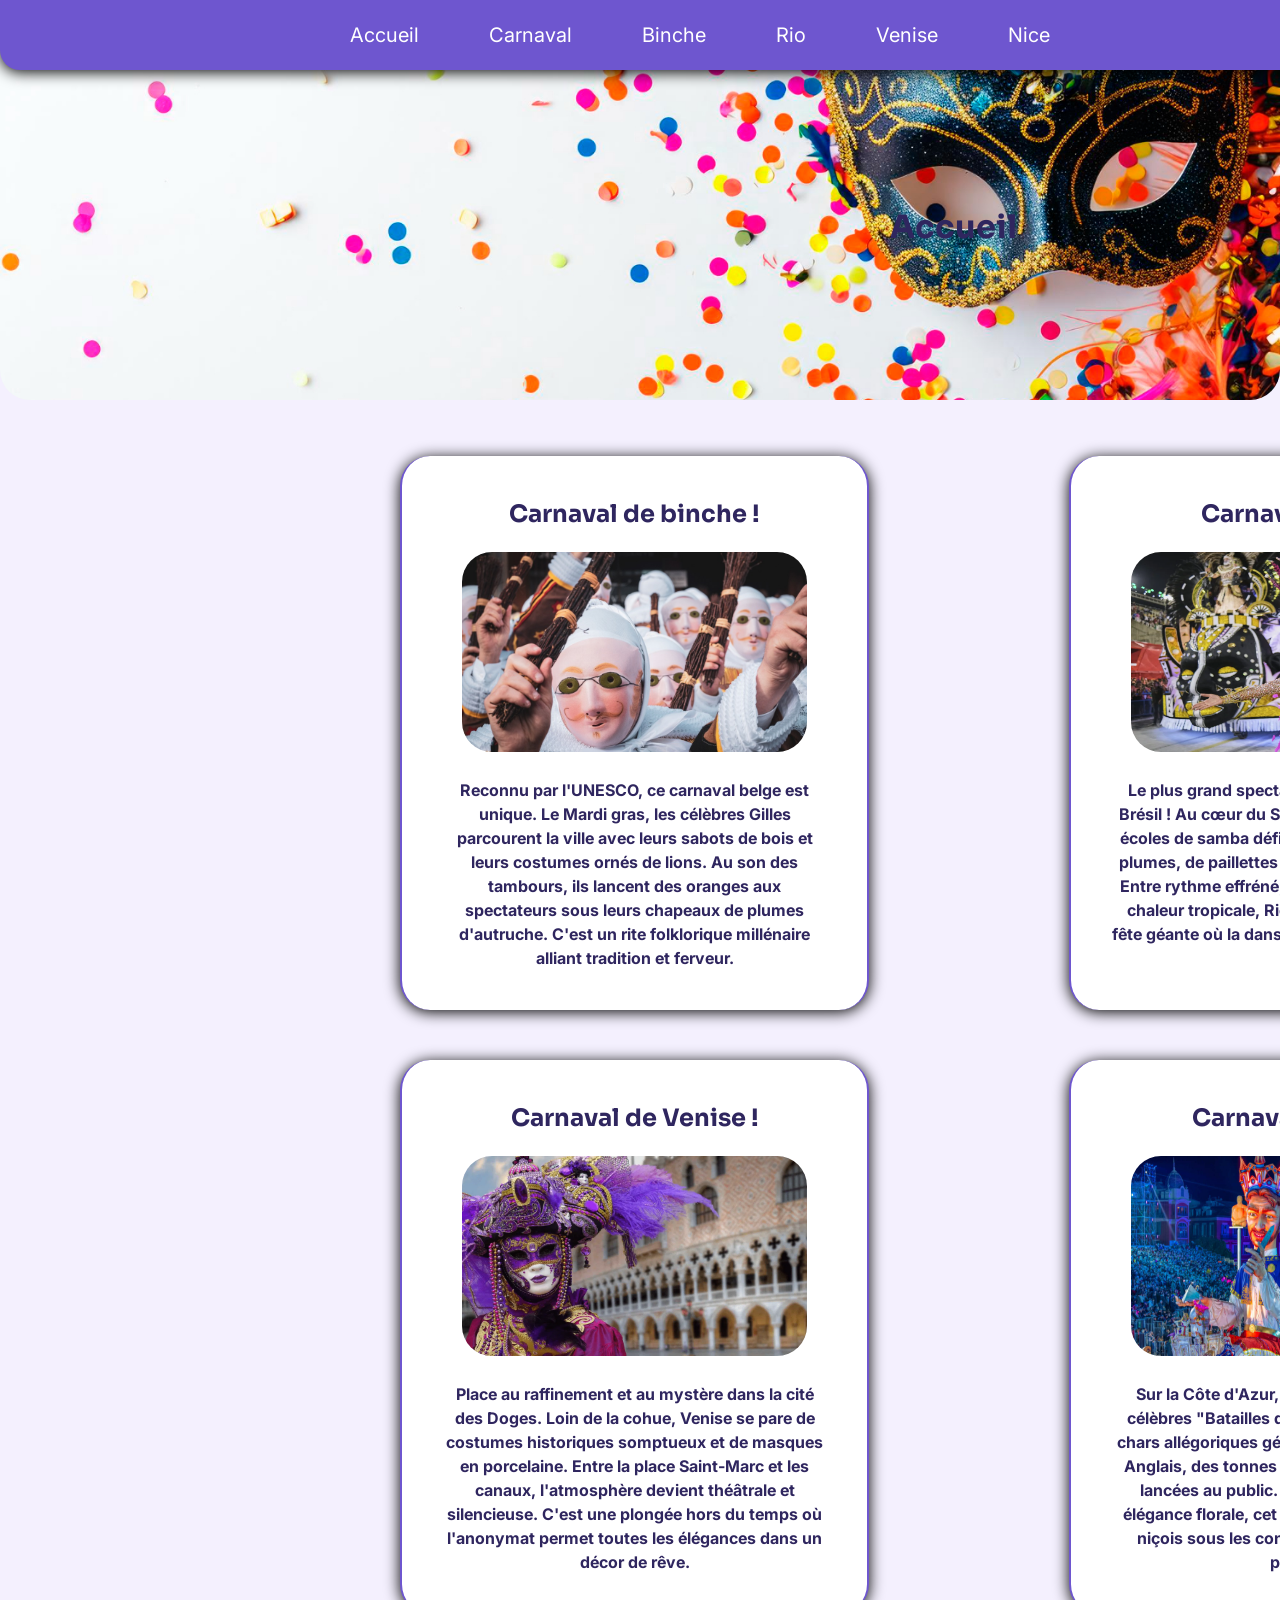
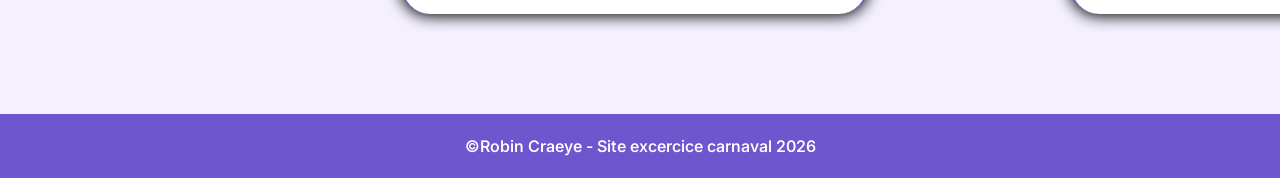
<file: index.html>
<!doctype html>
<html lang="fr">
  <head>
    <meta charset="UTF-8" />
    <meta name="viewport" content="width=device-width, initial-scale=1.0" />
    <link rel="stylesheet" href="css/style.css" />
    <link rel="preconnect" href="https://fonts.googleapis.com" />
    <link rel="preconnect" href="https://fonts.gstatic.com" crossorigin />
    <link
      href="https://fonts.googleapis.com/css2?family=Inter:ital,opsz,wght@0,14..32,100..900;1,14..32,100..900&family=Sora:wght@100..800&display=swap"
      rel="stylesheet"
    />
    <title>Document</title>
  </head>
  <body>
    <!-- NAV -->
    <div class="navbar">
      <nav>
        <ul>
          <li><a href="index.html">Accueil</a></li>
          <li><a href="carnaval.html">Carnaval</a></li>
          <li><a href="binche.html">Binche</a></li>
          <li><a href="rio.html">Rio</a></li>
          <li><a href="venise.html">Venise</a></li>
          <li><a href="nice.html">Nice</a></li>
        </ul>
      </nav>
    </div>
    <!-- HERO -->
    <div class="hero">
      <img src="medias/hero-carnaval.jpg" alt="Carnaval hero" />
      <h1>Accueil</h1>
    </div>
    <!-- BOUTON ACCUEIL -->
    <div class="container">
      <div class="btn-duo">
        <div class="btn-a">
          <a href="binche.html">
            <h2>Carnaval de binche !</h2>
            <img src="medias/binche-acc.jpg" alt="Binche Gilles" />
          </a>
          <p>
            Reconnu par l'UNESCO, ce carnaval belge est unique. Le Mardi gras,
            les célèbres Gilles parcourent la ville avec leurs sabots de bois et
            leurs costumes ornés de lions. Au son des tambours, ils lancent des
            oranges aux spectateurs sous leurs chapeaux de plumes d'autruche.
            C'est un rite folklorique millénaire alliant tradition et ferveur.
          </p>
        </div>
        <div class="btn-b">
          <a href="rio.html">
            <h2>Carnaval de Rio !</h2>
            <img src="medias/rio-accueil.jpg" alt="Carnaval Rio" />
          </a>
          <p>
            Le plus grand spectacle au monde embrase le Brésil ! Au cœur du
            Sambodrome, les meilleures écoles de samba défilent dans une
            explosion de plumes, de paillettes et de chars monumentaux. Entre
            rythme effréné, costumes éblouissants et chaleur tropicale, Rio
            transforme la rue en une fête géante où la danse devient un
            véritable art de vivre.
          </p>
        </div>
      </div>
      <div class="btn-duo">
        <div class="btn-a">
          <a href="venise.html">
            <h2>Carnaval de Venise !</h2>
            <img src="medias/venise-accueil.jpg" alt="Carnaval Venise" />
          </a>
          <p>
            Place au raffinement et au mystère dans la cité des Doges. Loin de
            la cohue, Venise se pare de costumes historiques somptueux et de
            masques en porcelaine. Entre la place Saint-Marc et les canaux,
            l'atmosphère devient théâtrale et silencieuse. C'est une plongée
            hors du temps où l'anonymat permet toutes les élégances dans un
            décor de rêve.
          </p>
        </div>
        <div class="btn-b">
          <a href="nice.html">
            <h2>Carnaval de Nice !</h2>
            <img src="medias/nice-accueil.jpg" alt="Carnaval Nice" />
          </a>
          <p>
            Sur la Côte d'Azur, ce carnaval brille par ses célèbres "Batailles
            de Fleurs" et ses défilés de chars allégoriques géants. Sur la
            Promenade des Anglais, des tonnes de mimosas et de lys sont lancées
            au public. Alliant satire politique et élégance florale, cet
            événement illumine l'hiver niçois sous les confettis et les lumières
            des parades.
          </p>
        </div>
      </div>
    </div>

    <!-- FOOTER -->

    <footer>&copy;Robin Craeye - Site excercice carnaval 2026</footer>
  </body>
</html>
</file>
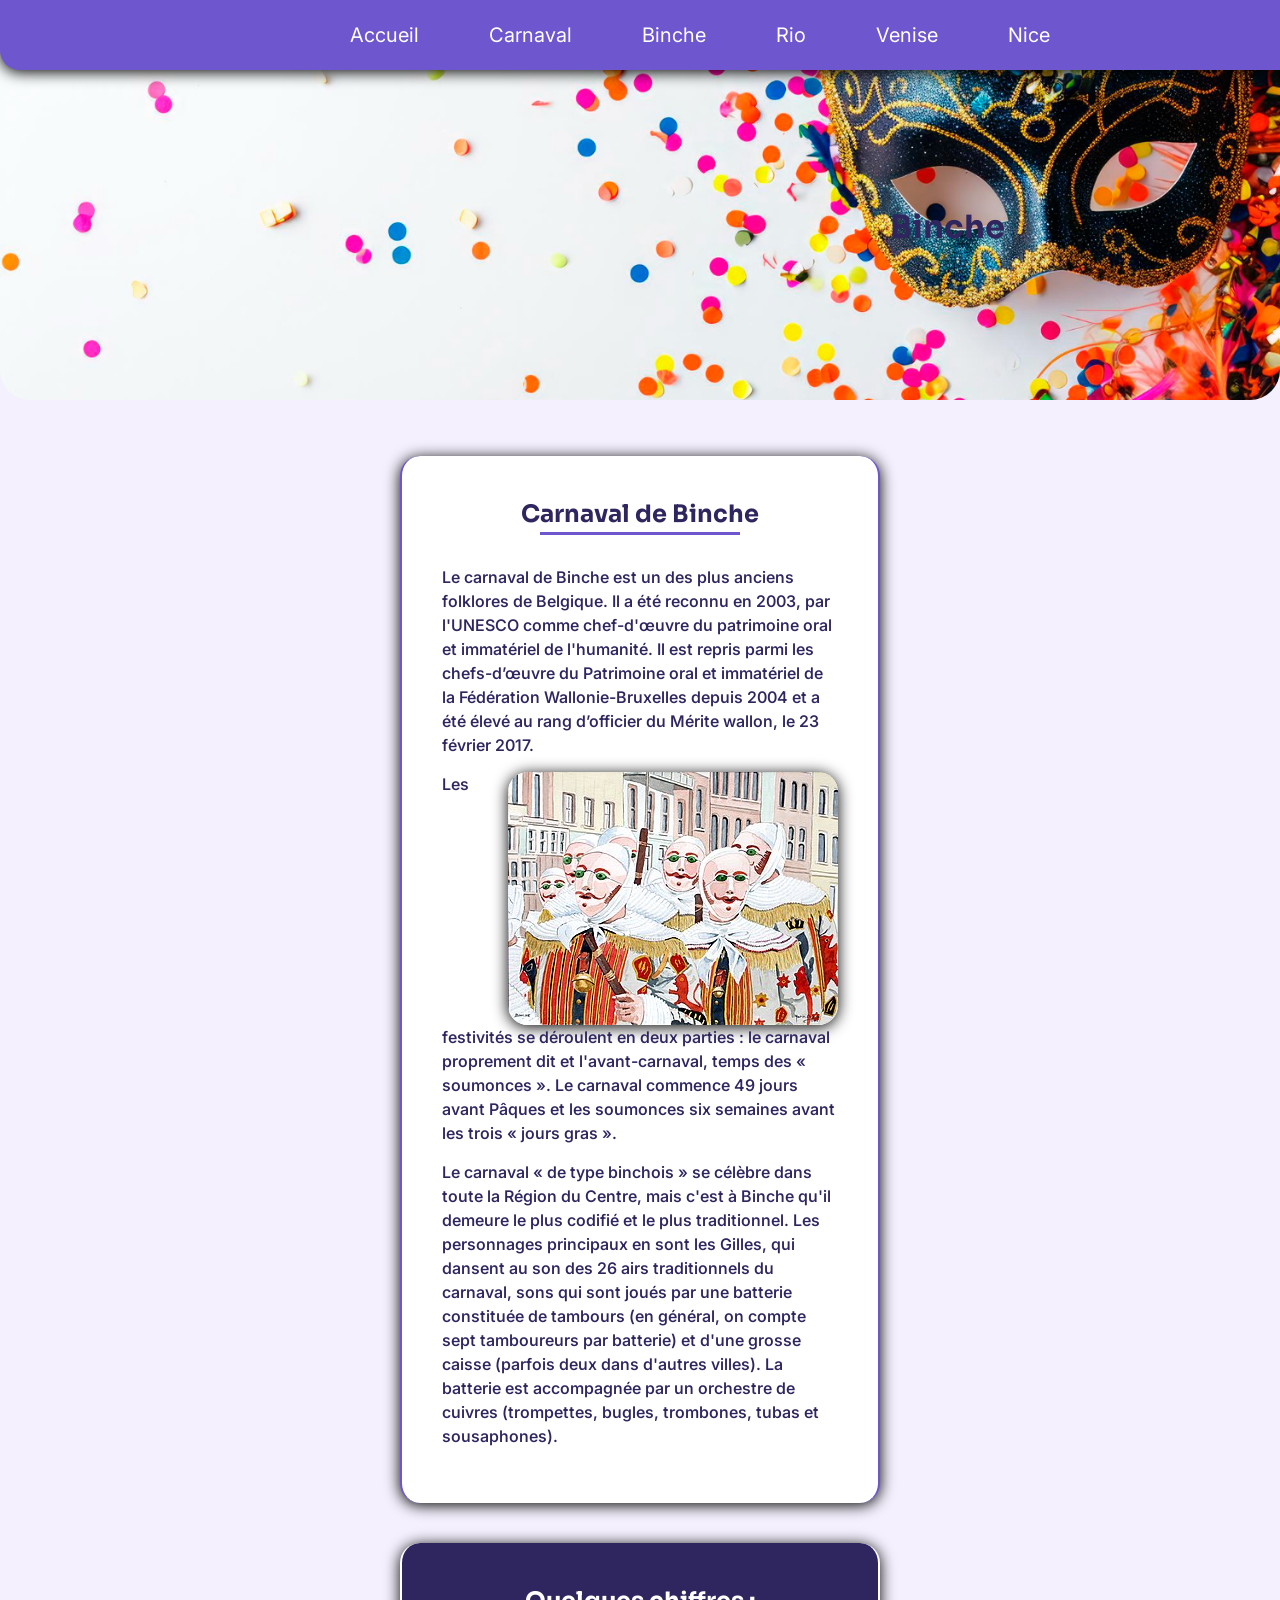
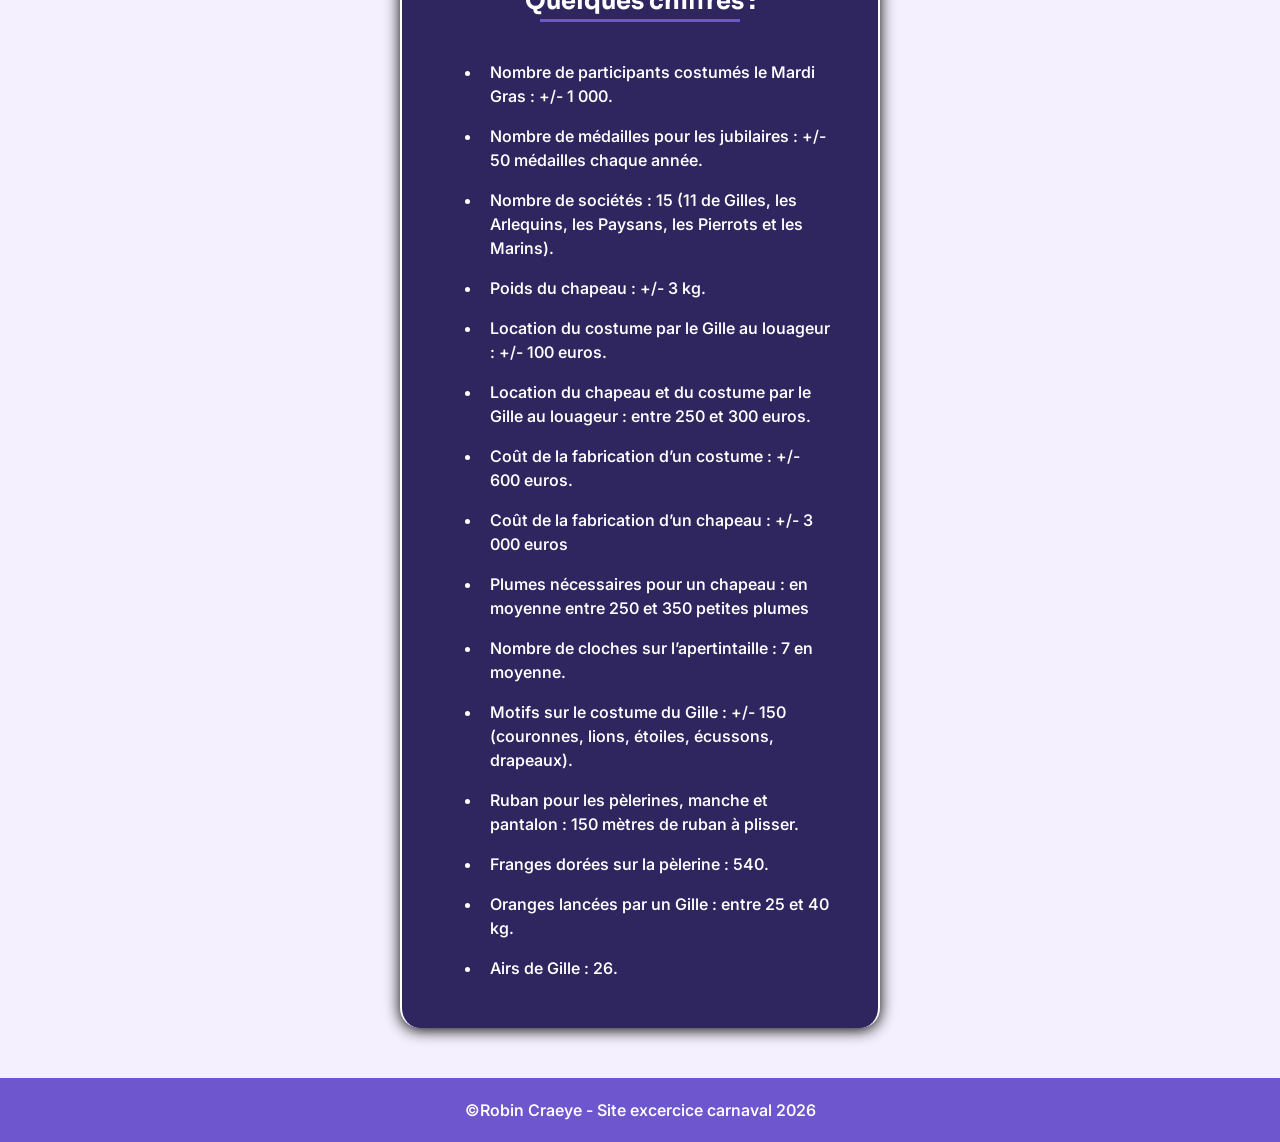
<file: binche.html>
<!doctype html>
<html lang="fr">
  <head>
    <meta charset="UTF-8" />
    <meta name="viewport" content="width=device-width, initial-scale=1.0" />
    <link rel="stylesheet" href="css/style.css" />
    <link rel="preconnect" href="https://fonts.googleapis.com" />
    <link rel="preconnect" href="https://fonts.gstatic.com" crossorigin />
    <link
      href="https://fonts.googleapis.com/css2?family=Inter:ital,opsz,wght@0,14..32,100..900;1,14..32,100..900&family=Sora:wght@100..800&display=swap"
      rel="stylesheet"
    />
    <title>Binche</title>
  </head>
  <body>
    <div class="navbar">
      <nav>
        <ul>
          <li><a href="index.html">Accueil</a></li>
          <li><a href="carnaval.html">Carnaval</a></li>
          <li><a href="binche.html">Binche</a></li>
          <li><a href="rio.html">Rio</a></li>
          <li><a href="venise.html">Venise</a></li>
          <li><a href="nice.html">Nice</a></li>
        </ul>
      </nav>
    </div>
    <!-- HERO -->
    <div class="hero">
      <img src="medias/hero-carnaval.jpg" alt="Carnaval hero" />
      <h1>Binche</h1>
    </div>
    <!-- CONTAINER -->
    <div class="container">
      <div class="content-b">
        <h2>Carnaval de Binche</h2>
        <div class="content-subtitle"></div>
        <p>
          Le carnaval de Binche est un des plus anciens folklores de Belgique.
          Il a été reconnu en 2003, par l'UNESCO comme chef-d'œuvre du
          patrimoine oral et immatériel de l'humanité. Il est repris parmi les
          chefs-d’œuvre du Patrimoine oral et immatériel de la Fédération
          Wallonie-Bruxelles depuis 2004 et a été élevé au rang d’officier du
          Mérite wallon, le 23 février 2017.
        </p>
        <img
          src="medias/gilles_de_binches.jpg"
          alt="Gilles de Binches"
          class="gilles"
        />
        <p>
          Les festivités se déroulent en deux parties : le carnaval proprement
          dit et l'avant-carnaval, temps des « soumonces ». Le carnaval commence
          49 jours avant Pâques et les soumonces six semaines avant les trois «
          jours gras ».
        </p>
        <p>
          Le carnaval « de type binchois » se célèbre dans toute la Région du
          Centre, mais c'est à Binche qu'il demeure le plus codifié et le plus
          traditionnel. Les personnages principaux en sont les Gilles, qui
          dansent au son des 26 airs traditionnels du carnaval, sons qui sont
          joués par une batterie constituée de tambours (en général, on compte
          sept tamboureurs par batterie) et d'une grosse caisse (parfois deux
          dans d'autres villes). La batterie est accompagnée par un orchestre de
          cuivres (trompettes, bugles, trombones, tubas et sousaphones).
        </p>
      </div>
      <div class="content-c">
        <h2>Quelques chiffres :</h2>
        <div class="content-subtitle"></div>
        <ul>
          <li>Nombre de participants costumés le Mardi Gras : +/- 1 000.</li>
          <li>
            Nombre de médailles pour les jubilaires : +/- 50 médailles chaque
            année.
          </li>
          <li>
            Nombre de sociétés : 15 (11 de Gilles, les Arlequins, les Paysans,
            les Pierrots et les Marins).
          </li>
          <li>Poids du chapeau : +/- 3 kg.</li>
          <li>Location du costume par le Gille au louageur : +/- 100 euros.</li>
          <li>
            Location du chapeau et du costume par le Gille au louageur : entre
            250 et 300 euros.
          </li>
          <li>Coût de la fabrication d’un costume : +/- 600 euros.</li>
          <li>Coût de la fabrication d’un chapeau : +/- 3 000 euros</li>
          <li>
            Plumes nécessaires pour un chapeau : en moyenne entre 250 et 350
            petites plumes
          </li>
          <li>Nombre de cloches sur l’apertintaille : 7 en moyenne.</li>
          <li>
            Motifs sur le costume du Gille : +/- 150 (couronnes, lions, étoiles,
            écussons, drapeaux).
          </li>
          <li>
            Ruban pour les pèlerines, manche et pantalon : 150 mètres de ruban à
            plisser.
          </li>
          <li>Franges dorées sur la pèlerine : 540.</li>
          <li>Oranges lancées par un Gille : entre 25 et 40 kg.</li>
          <li>Airs de Gille : 26.</li>
        </ul>
      </div>
    </div>
    <!-- FOOTER -->

    <footer>&copy;Robin Craeye - Site excercice carnaval 2026</footer>
  </body>
</html>
</file>
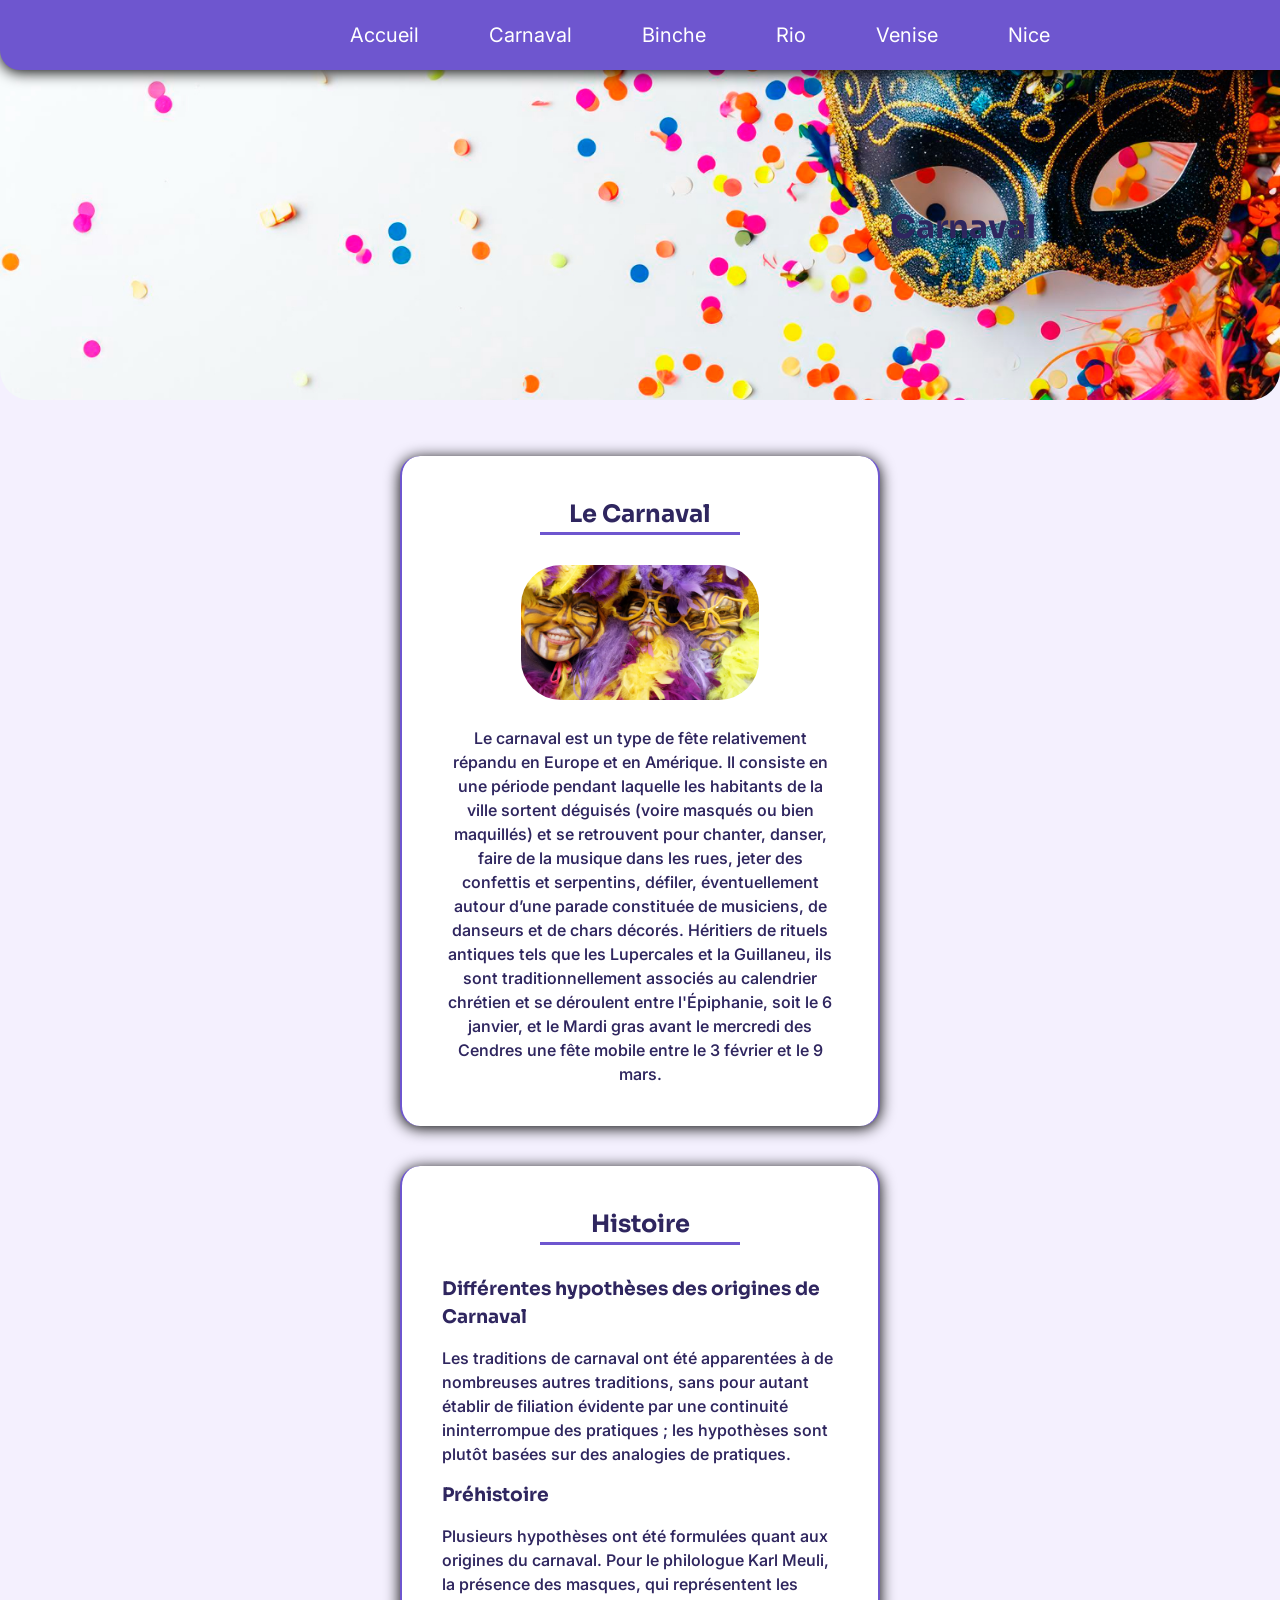
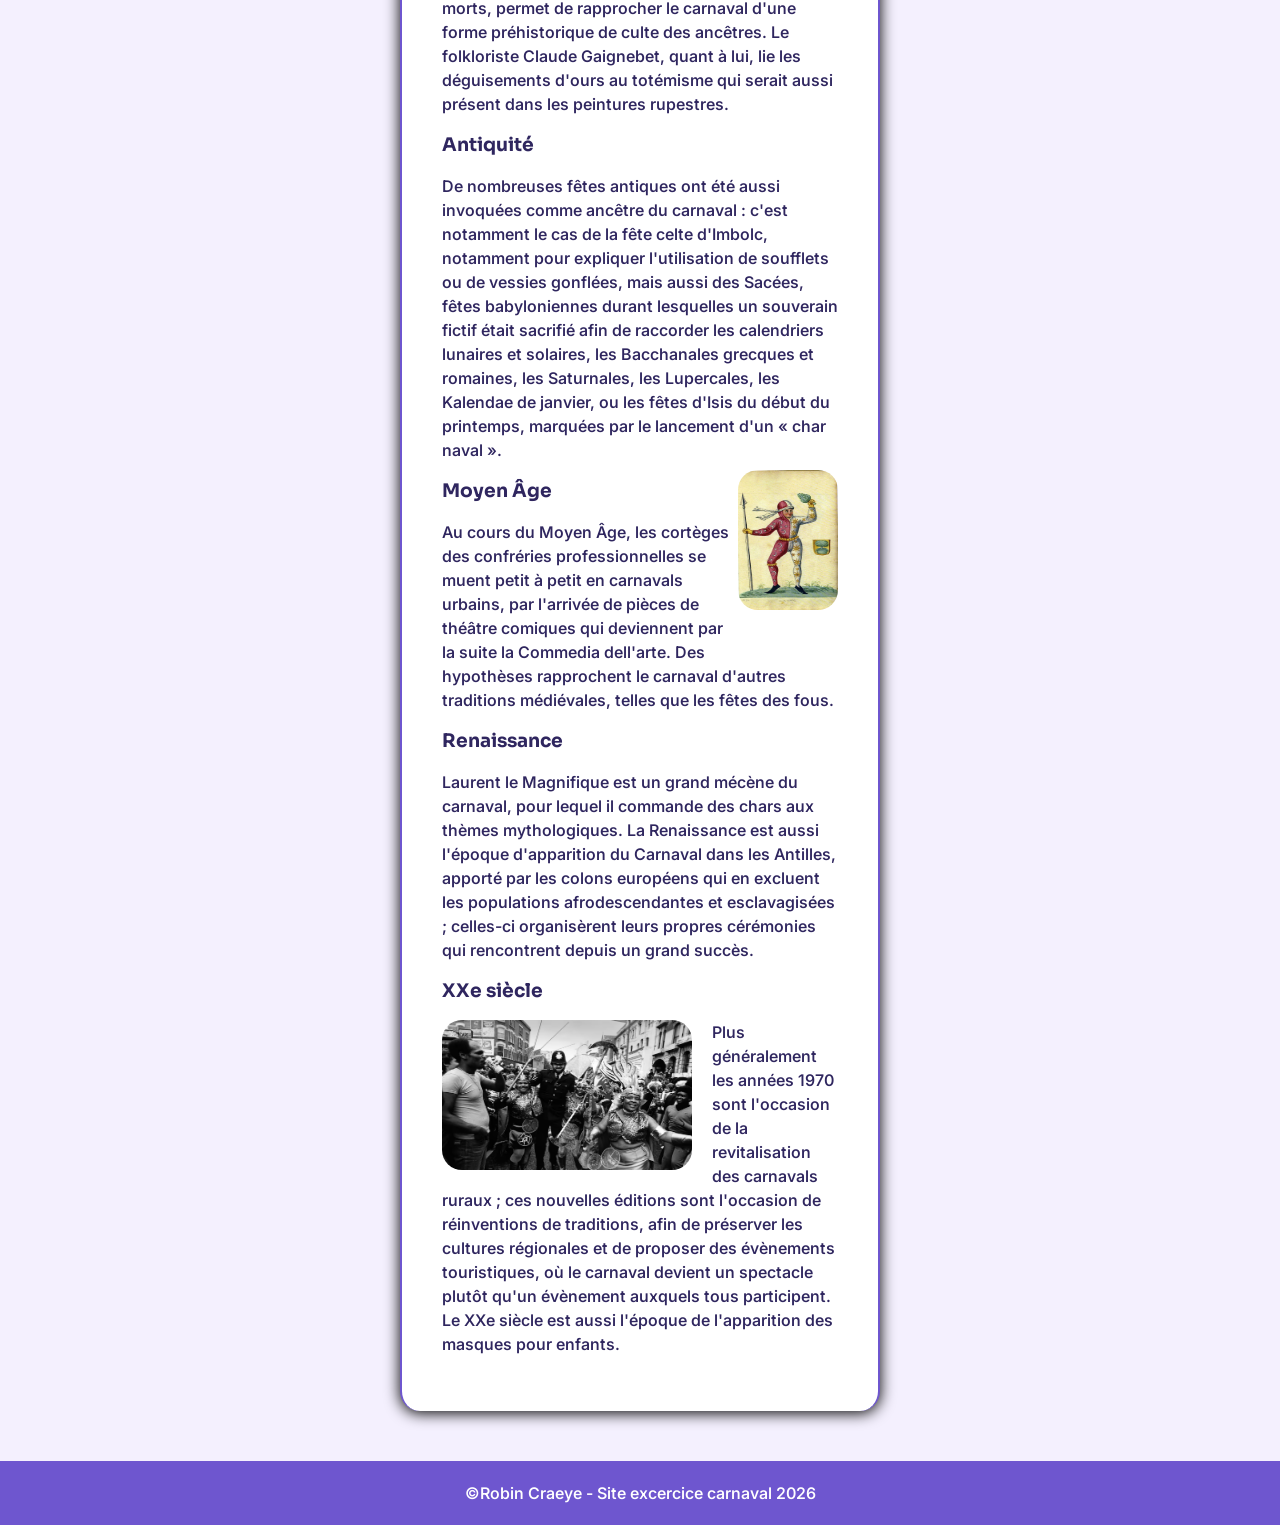
<file: carnaval.html>
<!doctype html>
<html lang="fr">
  <head>
    <meta charset="UTF-8" />
    <meta name="viewport" content="width=device-width, initial-scale=1.0" />
    <link rel="stylesheet" href="css/style.css" />
    <link rel="preconnect" href="https://fonts.googleapis.com" />
    <link rel="preconnect" href="https://fonts.gstatic.com" crossorigin />
    <link
      href="https://fonts.googleapis.com/css2?family=Inter:ital,opsz,wght@0,14..32,100..900;1,14..32,100..900&family=Sora:wght@100..800&display=swap"
      rel="stylesheet"
    />
    <title>Document</title>
  </head>
  <body>
    <div class="navbar">
      <nav>
        <ul>
          <li><a href="index.html">Accueil</a></li>
          <li><a href="carnaval.html">Carnaval</a></li>
          <li><a href="binche.html">Binche</a></li>
          <li><a href="rio.html">Rio</a></li>
          <li><a href="venise.html">Venise</a></li>
          <li><a href="nice.html">Nice</a></li>
        </ul>
      </nav>
    </div>
    <!-- HERO -->
    <div class="hero">
      <img src="medias/hero-carnaval.jpg" alt="Carnaval hero" />
      <h1>Carnaval</h1>
    </div>
    <!-- CONTAINER -->
    <div class="container">
      <div class="content">
        <h2>Le Carnaval</h2>
        <div class="content-subtitle"></div>
        <img src="medias/carnaval-intro.jpg" alt="Carnaval photo" />
        <p>
          Le carnaval est un type de fête relativement répandu en Europe et en
          Amérique. Il consiste en une période pendant laquelle les habitants de
          la ville sortent déguisés (voire masqués ou bien maquillés) et se
          retrouvent pour chanter, danser, faire de la musique dans les rues,
          jeter des confettis et serpentins, défiler, éventuellement autour
          d’une parade constituée de musiciens, de danseurs et de chars décorés.
          Héritiers de rituels antiques tels que les Lupercales et la Guillaneu,
          ils sont traditionnellement associés au calendrier chrétien et se
          déroulent entre l'Épiphanie, soit le 6 janvier, et le Mardi gras avant
          le mercredi des Cendres une fête mobile entre le 3 février et le 9
          mars.
        </p>
      </div>
      <div class="content-b">
        <h2>Histoire</h2>
        <div class="content-subtitle"></div>
        <h3>Différentes hypothèses des origines de Carnaval</h3>
        <p>
          Les traditions de carnaval ont été apparentées à de nombreuses autres
          traditions, sans pour autant établir de filiation évidente par une
          continuité ininterrompue des pratiques ; les hypothèses sont plutôt
          basées sur des analogies de pratiques.
        </p>
        <h3>Préhistoire</h3>
        <p>
          Plusieurs hypothèses ont été formulées quant aux origines du carnaval.
          Pour le philologue Karl Meuli, la présence des masques, qui
          représentent les morts, permet de rapprocher le carnaval d'une forme
          préhistorique de culte des ancêtres. Le folkloriste Claude Gaignebet,
          quant à lui, lie les déguisements d'ours au totémisme qui serait aussi
          présent dans les peintures rupestres.
        </p>
        <h3>Antiquité</h3>
        <p>
          De nombreuses fêtes antiques ont été aussi invoquées comme ancêtre du
          carnaval : c'est notamment le cas de la fête celte d'Imbolc, notamment
          pour expliquer l'utilisation de soufflets ou de vessies gonflées, mais
          aussi des Sacées, fêtes babyloniennes durant lesquelles un souverain
          fictif était sacrifié afin de raccorder les calendriers lunaires et
          solaires, les Bacchanales grecques et romaines, les Saturnales, les
          Lupercales, les Kalendae de janvier, ou les fêtes d'Isis du début du
          printemps, marquées par le lancement d'un « char naval ».
        </p>
        <h3>Moyen Âge</h3>
        <img
          src="medias/Schembartlauf_1472.jpg"
          alt="Schembartlauf"
          class="schem"
        />
        <p>
          Au cours du Moyen Âge, les cortèges des confréries professionnelles se
          muent petit à petit en carnavals urbains, par l'arrivée de pièces de
          théâtre comiques qui deviennent par la suite la Commedia dell'arte.
          Des hypothèses rapprochent le carnaval d'autres traditions médiévales,
          telles que les fêtes des fous.
        </p>
        <h3>Renaissance</h3>
        <p>
          Laurent le Magnifique est un grand mécène du carnaval, pour lequel il
          commande des chars aux thèmes mythologiques. La Renaissance est aussi
          l'époque d'apparition du Carnaval dans les Antilles, apporté par les
          colons européens qui en excluent les populations afrodescendantes et
          esclavagisées ; celles-ci organisèrent leurs propres cérémonies qui
          rencontrent depuis un grand succès.
        </p>
        <h3>XXe siècle</h3>
        <img src="medias/XXe.jpg" alt="20eme siecle" class="XXe" />
        <p>
          Plus généralement les années 1970 sont l'occasion de la revitalisation
          des carnavals ruraux ; ces nouvelles éditions sont l'occasion de
          réinventions de traditions, afin de préserver les cultures régionales
          et de proposer des évènements touristiques, où le carnaval devient un
          spectacle plutôt qu'un évènement auxquels tous participent. Le XXe
          siècle est aussi l'époque de l'apparition des masques pour enfants.
        </p>
      </div>
    </div>
    <!-- FOOTER -->

    <footer>&copy;Robin Craeye - Site excercice carnaval 2026</footer>
  </body>
</html>
</file>
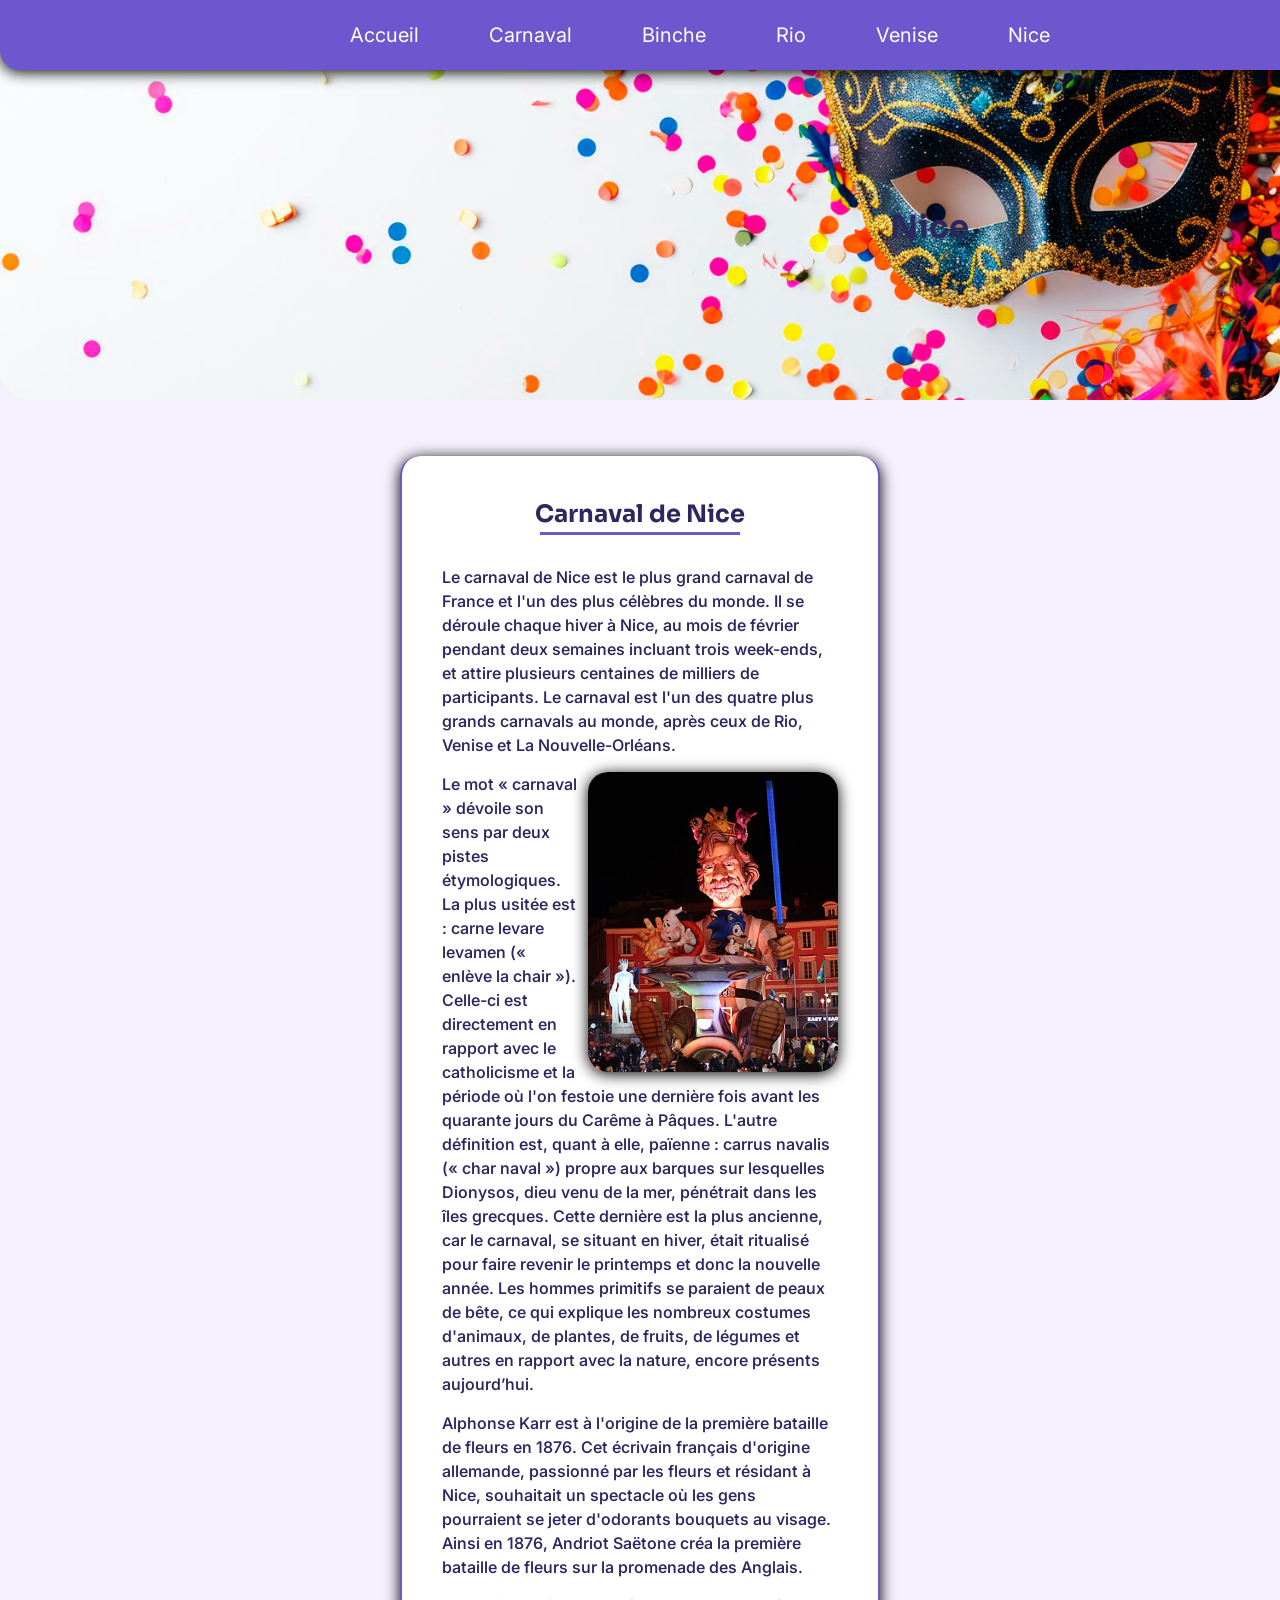
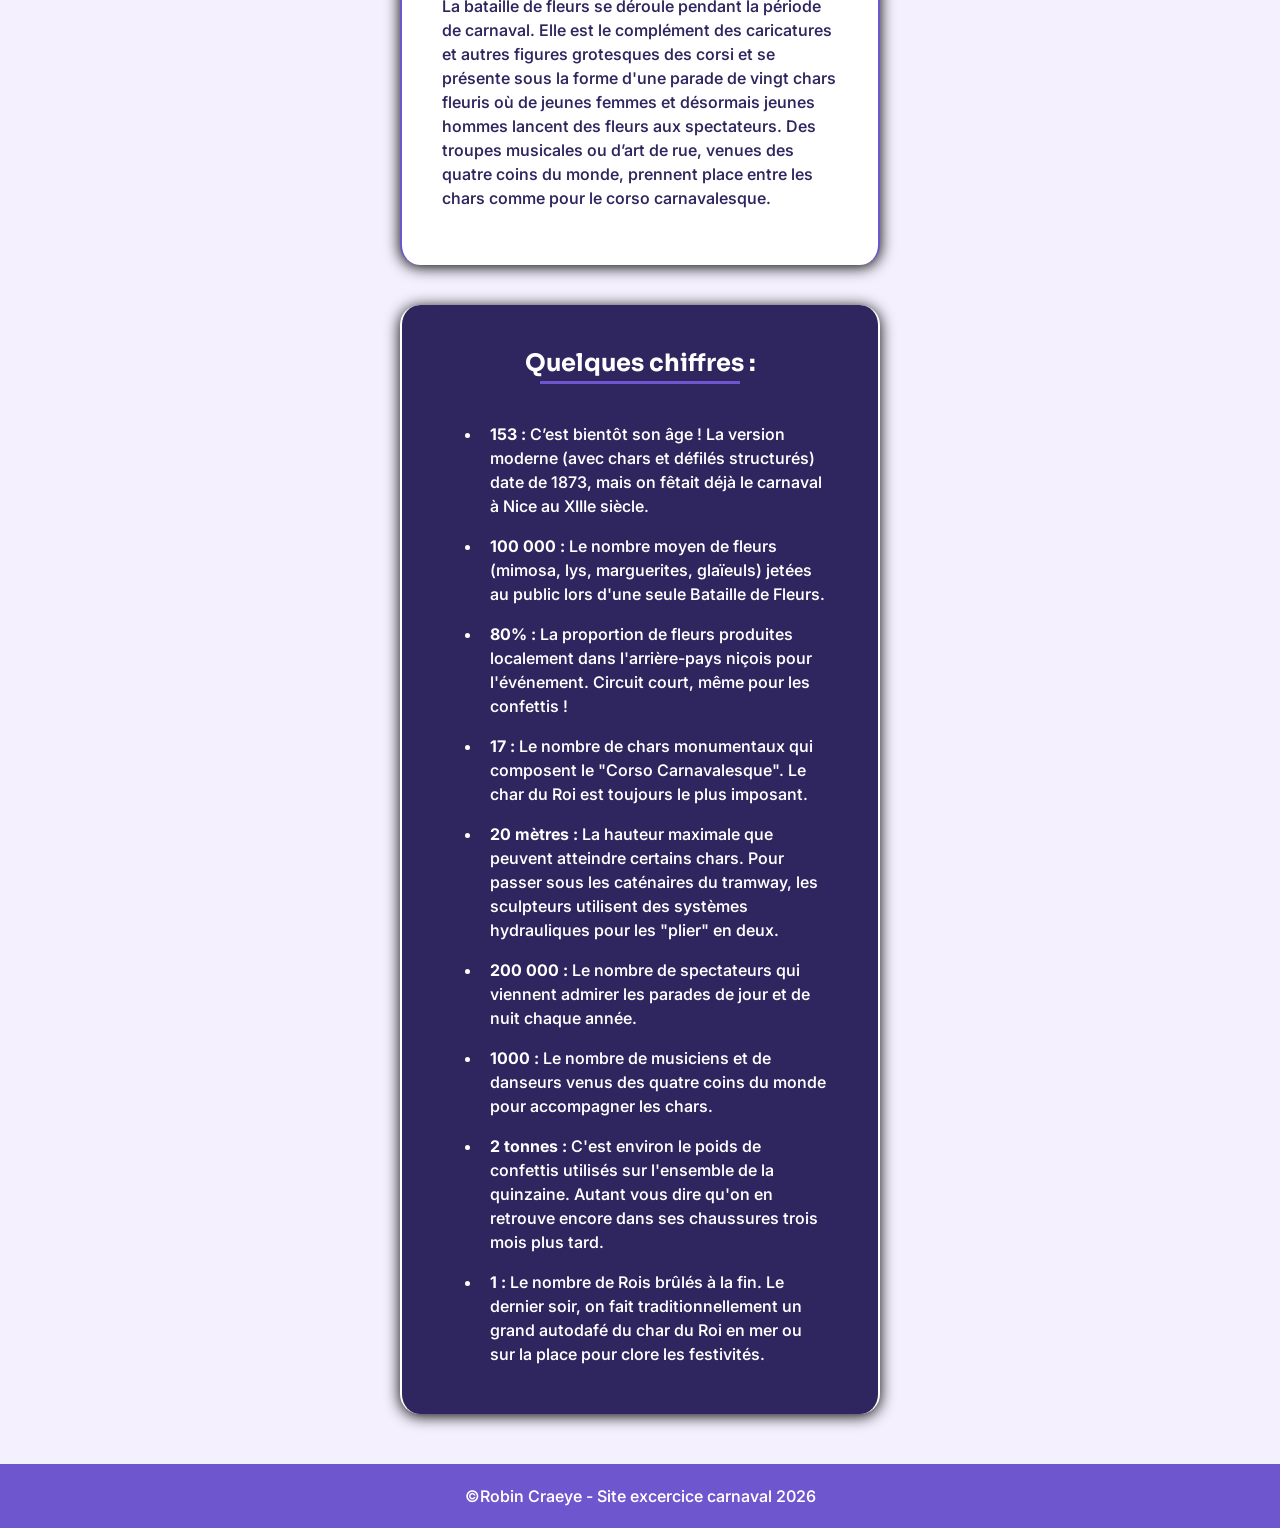
<file: nice.html>
<!doctype html>
<html lang="fr">
  <head>
    <meta charset="UTF-8" />
    <meta name="viewport" content="width=device-width, initial-scale=1.0" />
    <link rel="stylesheet" href="css/style.css" />
    <link rel="preconnect" href="https://fonts.googleapis.com" />
    <link rel="preconnect" href="https://fonts.gstatic.com" crossorigin />
    <link
      href="https://fonts.googleapis.com/css2?family=Inter:ital,opsz,wght@0,14..32,100..900;1,14..32,100..900&family=Sora:wght@100..800&display=swap"
      rel="stylesheet"
    />
    <title>Nice</title>
  </head>
  <body>
    <div class="navbar">
      <nav>
        <ul>
          <li><a href="index.html">Accueil</a></li>
          <li><a href="carnaval.html">Carnaval</a></li>
          <li><a href="binche.html">Binche</a></li>
          <li><a href="rio.html">Rio</a></li>
          <li><a href="venise.html">Venise</a></li>
          <li><a href="nice.html">Nice</a></li>
        </ul>
      </nav>
    </div>
    <!-- HERO -->
    <div class="hero">
      <img src="medias/hero-carnaval.jpg" alt="Carnaval hero" />
      <h1>Nice</h1>
    </div>
    <!-- CONTAINER -->
    <div class="container">
      <div class="content-b">
        <h2>Carnaval de Nice</h2>
        <div class="content-subtitle"></div>
        <p>
          Le carnaval de Nice est le plus grand carnaval de France et l'un des
          plus célèbres du monde. Il se déroule chaque hiver à Nice, au mois de
          février pendant deux semaines incluant trois week-ends, et attire
          plusieurs centaines de milliers de participants. Le carnaval est l'un
          des quatre plus grands carnavals au monde, après ceux de Rio, Venise
          et La Nouvelle-Orléans.
        </p>
        <img
          src="medias/Roi_du_Carnaval_de_Nice_2024.jpg"
          alt="Roi du carnaval Nice 2024"
          class="carnavalking"
        />
        <p>
          Le mot « carnaval » dévoile son sens par deux pistes étymologiques. La
          plus usitée est : carne levare levamen (« enlève la chair »). Celle-ci
          est directement en rapport avec le catholicisme et la période où l'on
          festoie une dernière fois avant les quarante jours du Carême à Pâques.
          L'autre définition est, quant à elle, païenne : carrus navalis (« char
          naval ») propre aux barques sur lesquelles Dionysos, dieu venu de la
          mer, pénétrait dans les îles grecques. Cette dernière est la plus
          ancienne, car le carnaval, se situant en hiver, était ritualisé pour
          faire revenir le printemps et donc la nouvelle année. Les hommes
          primitifs se paraient de peaux de bête, ce qui explique les nombreux
          costumes d'animaux, de plantes, de fruits, de légumes et autres en
          rapport avec la nature, encore présents aujourd’hui.
        </p>
        <p>
          Alphonse Karr est à l'origine de la première bataille de fleurs en
          1876. Cet écrivain français d'origine allemande, passionné par les
          fleurs et résidant à Nice, souhaitait un spectacle où les gens
          pourraient se jeter d'odorants bouquets au visage. Ainsi en 1876,
          Andriot Saëtone créa la première bataille de fleurs sur la promenade
          des Anglais.
        </p>
        <p>
          La bataille de fleurs se déroule pendant la période de carnaval. Elle
          est le complément des caricatures et autres figures grotesques des
          corsi et se présente sous la forme d'une parade de vingt chars fleuris
          où de jeunes femmes et désormais jeunes hommes lancent des fleurs aux
          spectateurs. Des troupes musicales ou d’art de rue, venues des quatre
          coins du monde, prennent place entre les chars comme pour le corso
          carnavalesque.
        </p>
      </div>
      <div class="content-c">
        <h2>Quelques chiffres :</h2>
        <div class="content-subtitle"></div>
        <ul>
          <li>
            <strong>153 :</strong> C’est bientôt son âge ! La version moderne
            (avec chars et défilés structurés) date de 1873, mais on fêtait déjà
            le carnaval à Nice au XIIIe siècle.
          </li>
          <li>
            <strong>100 000 :</strong> Le nombre moyen de fleurs (mimosa, lys,
            marguerites, glaïeuls) jetées au public lors d'une seule Bataille de
            Fleurs.
          </li>
          <li>
            <strong>80% :</strong> La proportion de fleurs produites localement
            dans l'arrière-pays niçois pour l'événement. Circuit court, même
            pour les confettis !
          </li>
          <li>
            <strong>17 :</strong> Le nombre de chars monumentaux qui composent
            le "Corso Carnavalesque". Le char du Roi est toujours le plus
            imposant.
          </li>
          <li>
            <strong>20 mètres : </strong>La hauteur maximale que peuvent
            atteindre certains chars. Pour passer sous les caténaires du
            tramway, les sculpteurs utilisent des systèmes hydrauliques pour les
            "plier" en deux.
          </li>
          <li>
            <strong>200 000 :</strong> Le nombre de spectateurs qui viennent
            admirer les parades de jour et de nuit chaque année.
          </li>
          <li>
            <strong>1000 :</strong> Le nombre de musiciens et de danseurs venus
            des quatre coins du monde pour accompagner les chars.
          </li>
          <li>
            <strong>2 tonnes :</strong> C'est environ le poids de confettis
            utilisés sur l'ensemble de la quinzaine. Autant vous dire qu'on en
            retrouve encore dans ses chaussures trois mois plus tard.
          </li>
          <li>
            <strong>1 :</strong> Le nombre de Rois brûlés à la fin. Le dernier
            soir, on fait traditionnellement un grand autodafé du char du Roi en
            mer ou sur la place pour clore les festivités.
          </li>
        </ul>
      </div>
    </div>
    <!-- FOOTER -->

    <footer>&copy;Robin Craeye - Site excercice carnaval 2026</footer>
  </body>
</html>
</file>
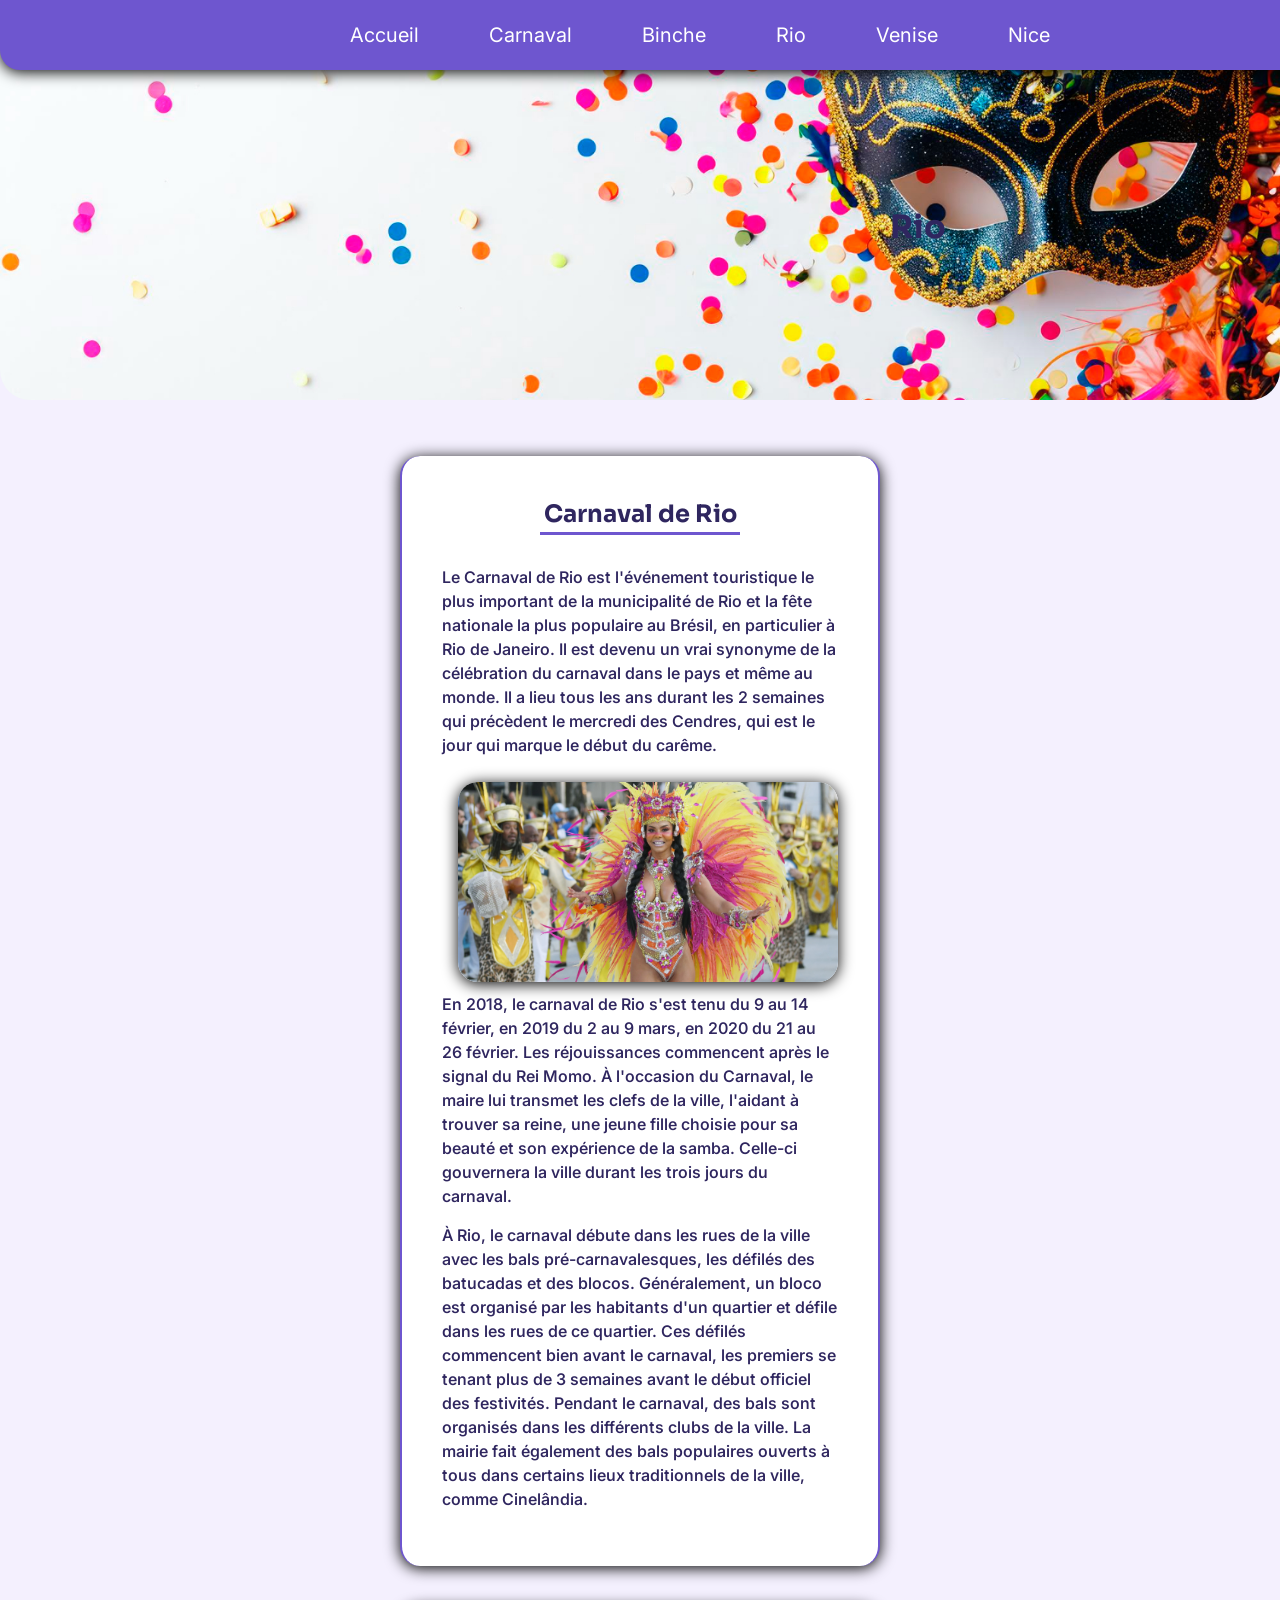
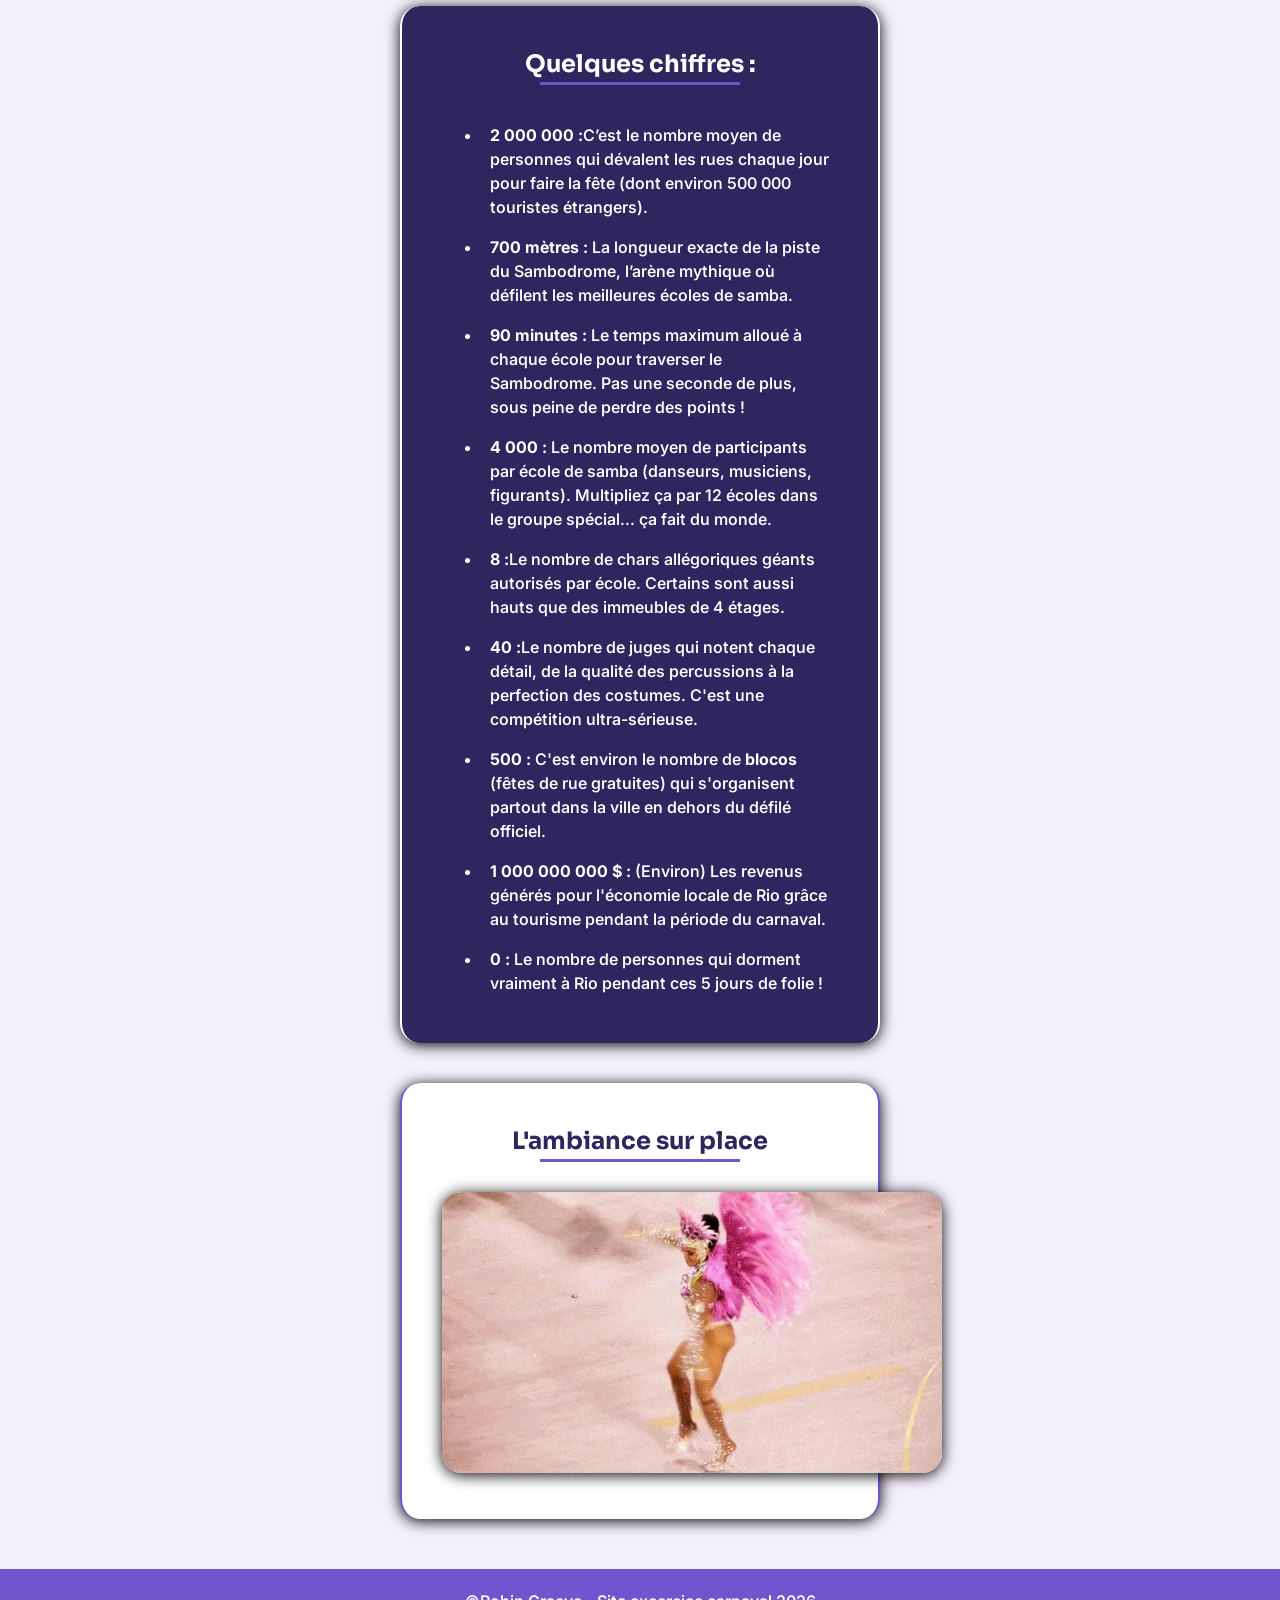
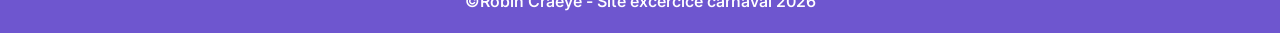
<file: rio.html>
<!doctype html>
<html lang="fr">
  <head>
    <meta charset="UTF-8" />
    <meta name="viewport" content="width=device-width, initial-scale=1.0" />
    <link rel="stylesheet" href="css/style.css" />
    <link rel="preconnect" href="https://fonts.googleapis.com" />
    <link rel="preconnect" href="https://fonts.gstatic.com" crossorigin />
    <link
      href="https://fonts.googleapis.com/css2?family=Inter:ital,opsz,wght@0,14..32,100..900;1,14..32,100..900&family=Sora:wght@100..800&display=swap"
      rel="stylesheet"
    />
    <title>Rio</title>
  </head>
  <body>
    <div class="navbar">
      <nav>
        <ul>
          <li><a href="index.html">Accueil</a></li>
          <li><a href="carnaval.html">Carnaval</a></li>
          <li><a href="binche.html">Binche</a></li>
          <li><a href="rio.html">Rio</a></li>
          <li><a href="venise.html">Venise</a></li>
          <li><a href="nice.html">Nice</a></li>
        </ul>
      </nav>
    </div>
    <!-- HERO -->
    <div class="hero">
      <img src="medias/hero-carnaval.jpg" alt="Carnaval hero" />
      <h1>Rio</h1>
    </div>
    <!-- CONTAINER -->
    <div class="container">
      <div class="content-b">
        <h2>Carnaval de Rio</h2>
        <div class="content-subtitle"></div>
        <p>
          Le Carnaval de Rio est l'événement touristique le plus important de la
          municipalité de Rio et la fête nationale la plus populaire au Brésil,
          en particulier à Rio de Janeiro. Il est devenu un vrai synonyme de la
          célébration du carnaval dans le pays et même au monde. Il a lieu tous
          les ans durant les 2 semaines qui précèdent le mercredi des Cendres,
          qui est le jour qui marque le début du carême.
        </p>
        <img src="medias/riodanse.jpg" alt="Danse à Rio" class="riodance" />
        <p>
          En 2018, le carnaval de Rio s'est tenu du 9 au 14 février, en 2019 du
          2 au 9 mars, en 2020 du 21 au 26 février. Les réjouissances commencent
          après le signal du Rei Momo. À l'occasion du Carnaval, le maire lui
          transmet les clefs de la ville, l'aidant à trouver sa reine, une jeune
          fille choisie pour sa beauté et son expérience de la samba. Celle-ci
          gouvernera la ville durant les trois jours du carnaval.
        </p>
        <p>
          À Rio, le carnaval débute dans les rues de la ville avec les bals
          pré-carnavalesques, les défilés des batucadas et des blocos.
          Généralement, un bloco est organisé par les habitants d'un quartier et
          défile dans les rues de ce quartier. Ces défilés commencent bien avant
          le carnaval, les premiers se tenant plus de 3 semaines avant le début
          officiel des festivités. Pendant le carnaval, des bals sont organisés
          dans les différents clubs de la ville. La mairie fait également des
          bals populaires ouverts à tous dans certains lieux traditionnels de la
          ville, comme Cinelândia.
        </p>
      </div>
      <div class="content-c">
        <h2>Quelques chiffres :</h2>
        <div class="content-subtitle"></div>
        <ul>
          <li>
            <strong>2 000 000 :</strong>C’est le nombre moyen de personnes qui
            dévalent les rues chaque jour pour faire la fête (dont environ 500
            000 touristes étrangers).
          </li>
          <li>
            <strong>700 mètres :</strong> La longueur exacte de la piste du
            Sambodrome, l’arène mythique où défilent les meilleures écoles de
            samba.
          </li>
          <li>
            <strong>90 minutes :</strong> Le temps maximum alloué à chaque école
            pour traverser le Sambodrome. Pas une seconde de plus, sous peine de
            perdre des points !
          </li>
          <li>
            <strong>4 000 :</strong> Le nombre moyen de participants par école
            de samba (danseurs, musiciens, figurants). Multipliez ça par 12
            écoles dans le groupe spécial... ça fait du monde.
          </li>
          <li>
            <strong>8 :</strong>Le nombre de chars allégoriques géants autorisés
            par école. Certains sont aussi hauts que des immeubles de 4 étages.
          </li>
          <li>
            <strong>40 :</strong>Le nombre de juges qui notent chaque détail, de
            la qualité des percussions à la perfection des costumes. C'est une
            compétition ultra-sérieuse.
          </li>
          <li>
            <strong>500 :</strong> C'est environ le nombre de
            <strong>blocos</strong> (fêtes de rue gratuites) qui s'organisent
            partout dans la ville en dehors du défilé officiel.
          </li>
          <li>
            <strong>1 000 000 000 $ :</strong> (Environ) Les revenus générés
            pour l'économie locale de Rio grâce au tourisme pendant la période
            du carnaval.
          </li>
          <li>
            <strong>0 :</strong> Le nombre de personnes qui dorment vraiment à
            Rio pendant ces 5 jours de folie !
          </li>
        </ul>
      </div>
      <div class="content-b">
        <h2>L'ambiance sur place</h2>
        <div class="content-subtitle"></div>
        <img
          src="medias/riogif.webp"
          alt="Gif carnaval Rio"
          srcset=""
          id="riogif"
        />
      </div>
    </div>
    <!-- FOOTER -->

    <footer>&copy;Robin Craeye - Site excercice carnaval 2026</footer>
  </body>
</html>
</file>
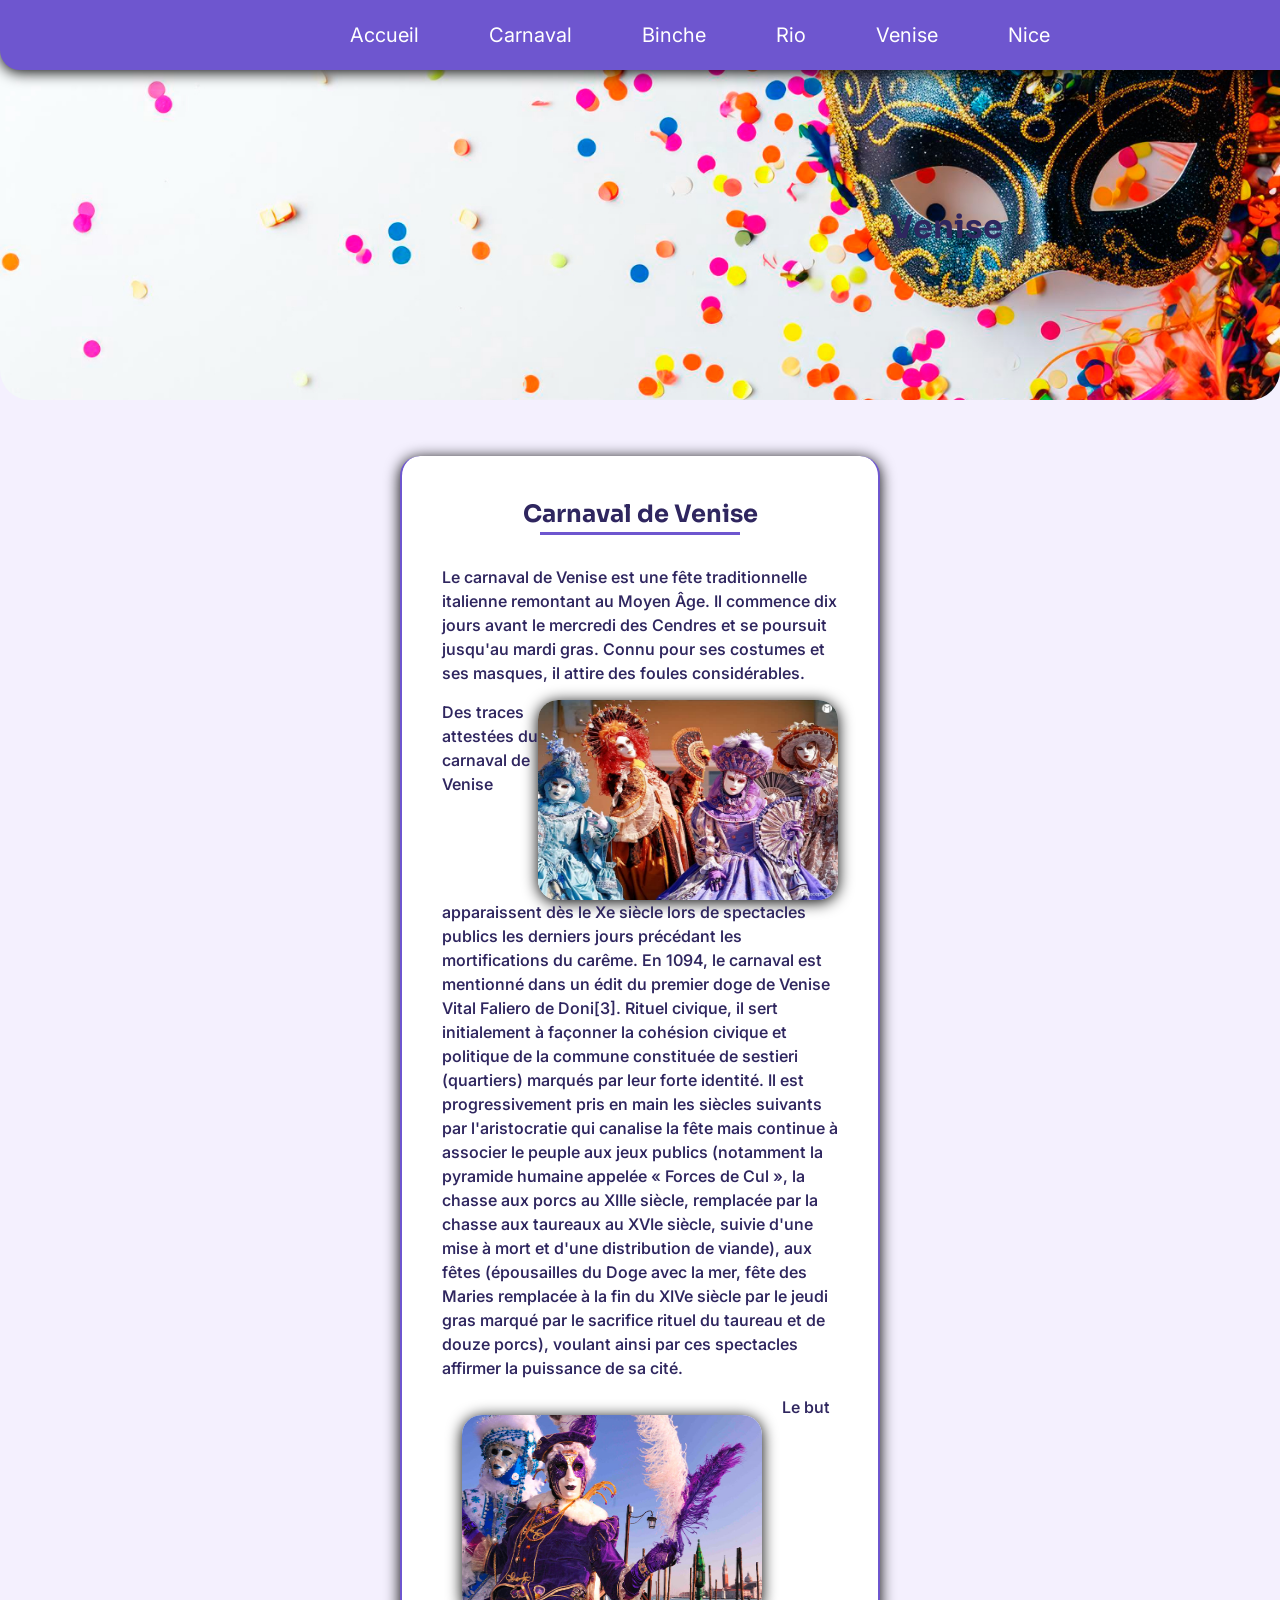
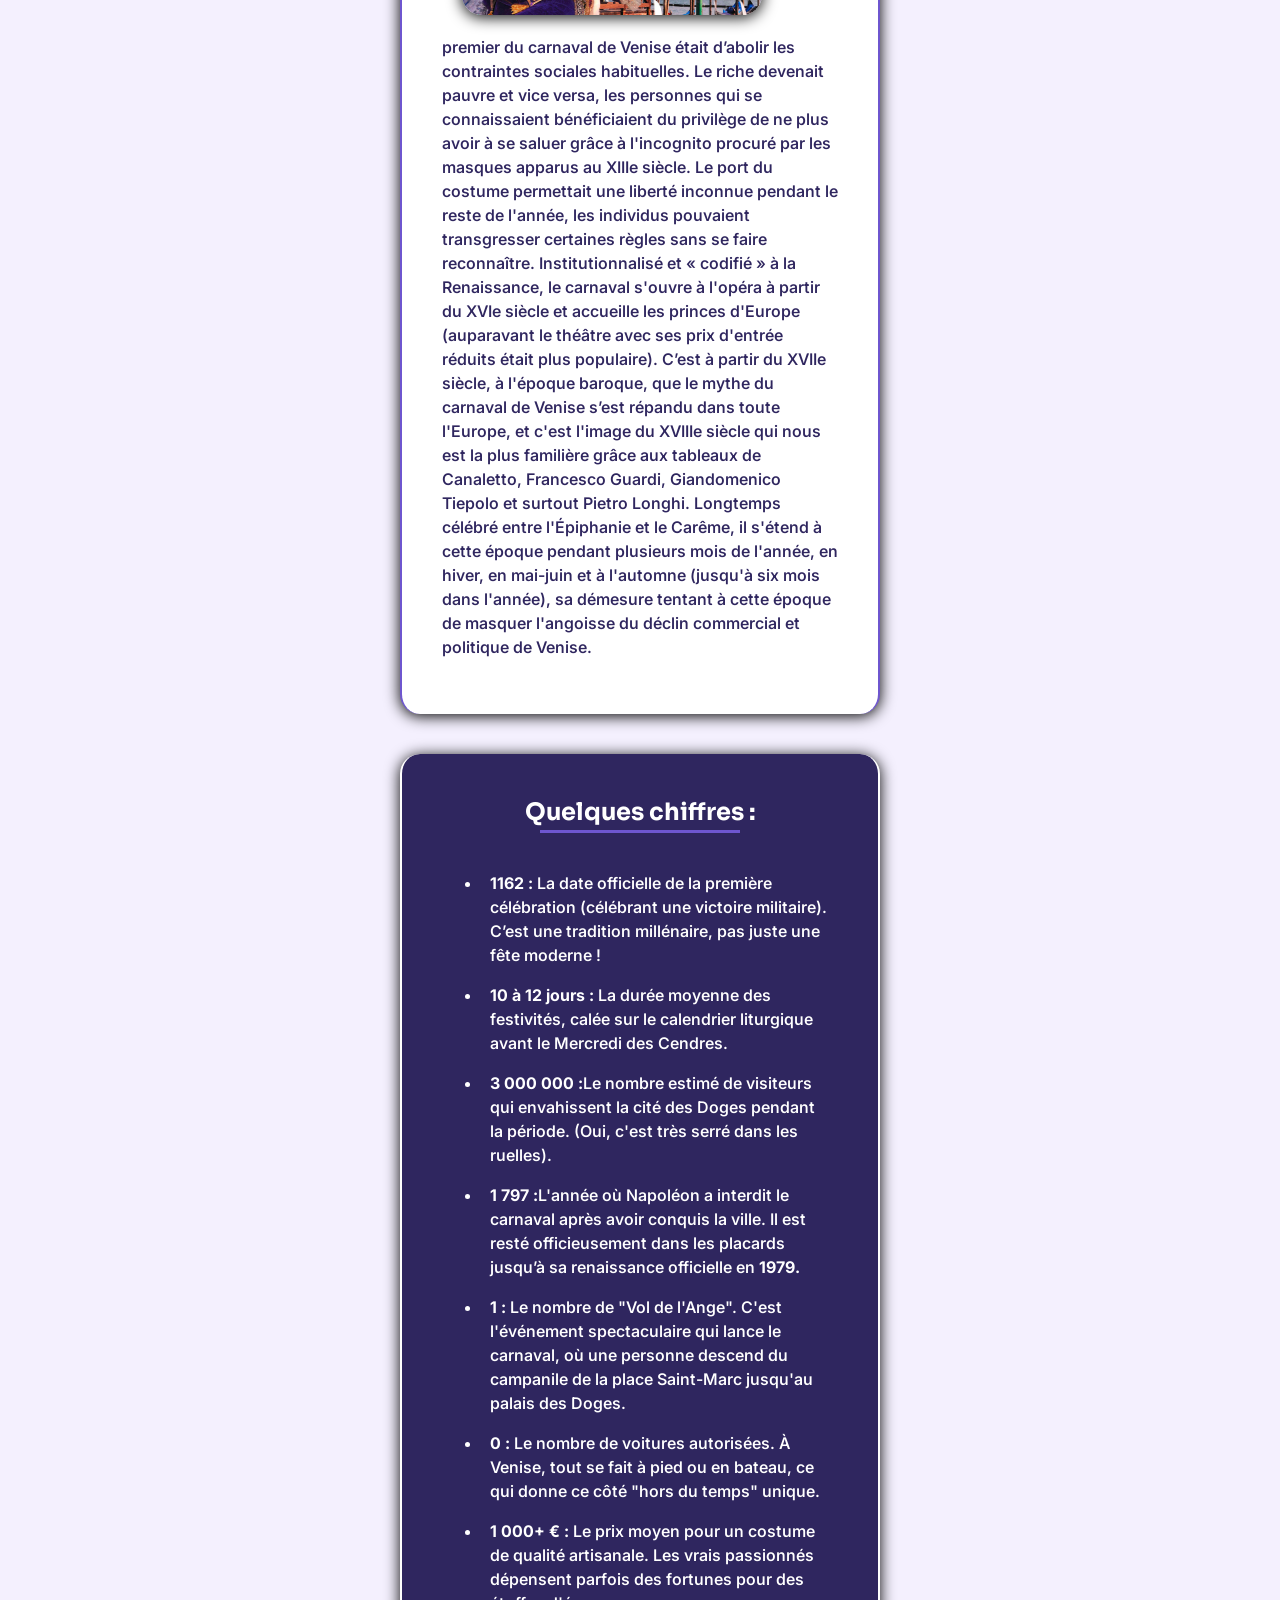
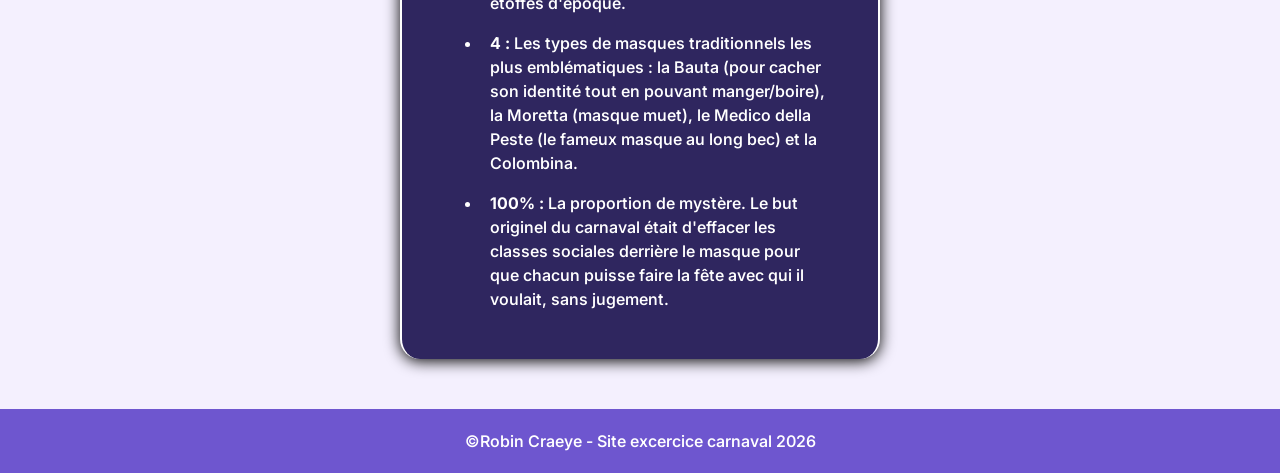
<file: venise.html>
<!doctype html>
<html lang="fr">
  <head>
    <meta charset="UTF-8" />
    <meta name="viewport" content="width=device-width, initial-scale=1.0" />
    <link rel="stylesheet" href="css/style.css" />
    <link rel="preconnect" href="https://fonts.googleapis.com" />
    <link rel="preconnect" href="https://fonts.gstatic.com" crossorigin />
    <link
      href="https://fonts.googleapis.com/css2?family=Inter:ital,opsz,wght@0,14..32,100..900;1,14..32,100..900&family=Sora:wght@100..800&display=swap"
      rel="stylesheet"
    />
    <title>Document</title>
  </head>
  <body>
    <div class="navbar">
      <nav>
        <ul>
          <li><a href="index.html">Accueil</a></li>
          <li><a href="carnaval.html">Carnaval</a></li>
          <li><a href="binche.html">Binche</a></li>
          <li><a href="rio.html">Rio</a></li>
          <li><a href="venise.html">Venise</a></li>
          <li><a href="nice.html">Nice</a></li>
        </ul>
      </nav>
    </div>
    <!-- HERO -->
    <div class="hero">
      <img src="medias/hero-carnaval.jpg" alt="Carnaval hero" />
      <h1>Venise</h1>
    </div>
    <!-- CONTAINER -->
    <div class="container">
      <div class="content-b">
        <h2>Carnaval de Venise</h2>
        <div class="content-subtitle"></div>
        <p>
          Le carnaval de Venise est une fête traditionnelle italienne remontant
          au Moyen Âge. Il commence dix jours avant le mercredi des Cendres et
          se poursuit jusqu'au mardi gras. Connu pour ses costumes et ses
          masques, il attire des foules considérables.
        </p>
        <img
          src="medias/carnaval-de-venise-5.jpg"
          alt="Carnaval de venise"
          class="venise-carnaval"
        />
        <p>
          Des traces attestées du carnaval de Venise apparaissent dès le Xe
          siècle lors de spectacles publics les derniers jours précédant les
          mortifications du carême. En 1094, le carnaval est mentionné dans un
          édit du premier doge de Venise Vital Faliero de Doni[3]. Rituel
          civique, il sert initialement à façonner la cohésion civique et
          politique de la commune constituée de sestieri (quartiers) marqués par
          leur forte identité. Il est progressivement pris en main les siècles
          suivants par l'aristocratie qui canalise la fête mais continue à
          associer le peuple aux jeux publics (notamment la pyramide humaine
          appelée « Forces de Cul », la chasse aux porcs au XIIIe siècle,
          remplacée par la chasse aux taureaux au XVIe siècle, suivie d'une mise
          à mort et d'une distribution de viande), aux fêtes (épousailles du
          Doge avec la mer, fête des Maries remplacée à la fin du XIVe siècle
          par le jeudi gras marqué par le sacrifice rituel du taureau et de
          douze porcs), voulant ainsi par ces spectacles affirmer la puissance
          de sa cité.
        </p>
        <img
          src="medias/ceremonie-venise.png"
          alt="Ceremonie à Venise"
          class="ceremonie-venise"
        />
        <p>
          Le but premier du carnaval de Venise était d’abolir les contraintes
          sociales habituelles. Le riche devenait pauvre et vice versa, les
          personnes qui se connaissaient bénéficiaient du privilège de ne plus
          avoir à se saluer grâce à l'incognito procuré par les masques apparus
          au XIIIe siècle. Le port du costume permettait une liberté inconnue
          pendant le reste de l'année, les individus pouvaient transgresser
          certaines règles sans se faire reconnaître. Institutionnalisé et «
          codifié » à la Renaissance, le carnaval s'ouvre à l'opéra à partir du
          XVIe siècle et accueille les princes d'Europe (auparavant le théâtre
          avec ses prix d'entrée réduits était plus populaire). C’est à partir
          du XVIIe siècle, à l'époque baroque, que le mythe du carnaval de
          Venise s’est répandu dans toute l'Europe, et c'est l'image du XVIIIe
          siècle qui nous est la plus familière grâce aux tableaux de Canaletto,
          Francesco Guardi, Giandomenico Tiepolo et surtout Pietro Longhi.
          Longtemps célébré entre l'Épiphanie et le Carême, il s'étend à cette
          époque pendant plusieurs mois de l'année, en hiver, en mai-juin et à
          l'automne (jusqu'à six mois dans l'année), sa démesure tentant à cette
          époque de masquer l'angoisse du déclin commercial et politique de
          Venise.
        </p>
      </div>
      <div class="content-c">
        <h2>Quelques chiffres :</h2>
        <div class="content-subtitle"></div>
        <ul>
          <li>
            <strong>1162 :</strong> La date officielle de la première
            célébration (célébrant une victoire militaire). C’est une tradition
            millénaire, pas juste une fête moderne !
          </li>
          <li>
            <strong>10 à 12 jours :</strong> La durée moyenne des festivités,
            calée sur le calendrier liturgique avant le Mercredi des Cendres.
          </li>
          <li>
            <strong>3 000 000 :</strong>Le nombre estimé de visiteurs qui
            envahissent la cité des Doges pendant la période. (Oui, c'est très
            serré dans les ruelles).
          </li>
          <li>
            <strong>1 797 :</strong>L'année où Napoléon a interdit le carnaval
            après avoir conquis la ville. Il est resté officieusement dans les
            placards jusqu’à sa renaissance officielle en <strong>1979.</strong>
          </li>
          <li>
            <strong>1 :</strong> Le nombre de "Vol de l'Ange". C'est l'événement
            spectaculaire qui lance le carnaval, où une personne descend du
            campanile de la place Saint-Marc jusqu'au palais des Doges.
          </li>
          <li>
            <strong>0 :</strong> Le nombre de voitures autorisées. À Venise,
            tout se fait à pied ou en bateau, ce qui donne ce côté "hors du
            temps" unique.
          </li>
          <li>
            <strong>1 000+ € :</strong> Le prix moyen pour un costume de qualité
            artisanale. Les vrais passionnés dépensent parfois des fortunes pour
            des étoffes d'époque.
          </li>
          <li>
            <strong>4 :</strong> Les types de masques traditionnels les plus
            emblématiques : la Bauta (pour cacher son identité tout en pouvant
            manger/boire), la Moretta (masque muet), le Medico della Peste (le
            fameux masque au long bec) et la Colombina.
          </li>
          <li>
            <strong>100% :</strong> La proportion de mystère. Le but originel du
            carnaval était d'effacer les classes sociales derrière le masque
            pour que chacun puisse faire la fête avec qui il voulait, sans
            jugement.
          </li>
        </ul>
      </div>
    </div>
    <!-- FOOTER -->

    <footer>&copy;Robin Craeye - Site excercice carnaval 2026</footer>
  </body>
</html>
</file>
<file: css/style.css>
* {
  margin: 0;
  line-height: 1.5;
}

body {
  background-color: #f4f0fe;
  color: #2f265f;
  font-family: "Inter", sans-serif;
}

h1,
h2,
h3 {
  font-family: "Sora", sans-serif;
}

/* NAV */

nav {
  background-color: #6e56cf;
  padding: 20px;
  border-radius: 0 0 20px 20px;
  box-shadow: 0 2px 15px black;
  width: 100%;
  position: fixed;
  top: 0;
  z-index: 100;
}

nav ul {
  display: flex;
  justify-content: center;
  gap: 30px;
}

nav ul li {
  list-style-type: none;
  padding-left: 40px;
  font-size: 20px;
}

nav a {
  color: white;
  text-decoration: none;
}

nav a:hover {
  text-decoration: underline;
}

/* FOOTER */

footer {
  background-color: #6e56cf;
  padding: 20px;
  text-align: center;
  color: white;
  font-weight: 550;
}

/* HERO */

.hero {
  position: relative;
}

.hero img {
  width: 100%;
  height: 400px;
  object-fit: cover;
  border-radius: 30px;
}

.hero h1 {
  position: absolute;
  top: 50%;
  left: 890px;
  color: #2f265f;
}

/* CONTAINER */

.container {
  margin: 50px 400px;
}

/* BTN ACCUEIL */

.btn-duo {
  display: flex;
  gap: 200px;
  padding-bottom: 50px;
}

.btn-duo img {
  width: 345px;
  height: 200px;
  border-radius: 50px;
  padding: 20px;
}

.btn-a,
.btn-b {
  background-color: white;
  text-align: center;
  border-radius: 30px;
  box-shadow: 0 2px 15px black;
  padding: 40px;
  font-weight: 700;
  border-left: 2px solid #6e56cf;
  border-right: 2px solid #6e56cf;
}

.btn-a a,
.btn-b a {
  color: #2f265f;
  text-decoration: none;
}

/* CONTENT */

.content-subtitle {
  background-color: #6e56cf;
  height: 3px;
  width: 200px;
  margin: 0 auto;
  margin-bottom: 30px;
}

.content {
  font-weight: 550;
  background-color: white;
  border-radius: 20px;
  border-left: 2px solid #6e56cf;
  border-right: 2px solid #6e56cf;
  box-shadow: 0 2px 15px black;
  padding: 40px;
  text-align: center;
  margin-bottom: 40px;
}

.content img {
  height: 60%;
  width: 60%;
  margin: 0 auto;
  border-radius: 40px;
  margin-bottom: 20px;
}

.content-b {
  font-weight: 550;
  background-color: white;
  border-radius: 20px;
  border-left: 2px solid #6e56cf;
  border-right: 2px solid #6e56cf;
  box-shadow: 0 2px 15px black;
  padding: 40px;
  margin-bottom: 40px;
}

.content-b h2 {
  text-align: center;
}

.content-b h3 {
  margin-bottom: 15px;
}

.content-b p {
  margin-bottom: 15px;
}

.content-c {
  font-weight: 550;
  border-radius: 20px;
  padding: 40px;
  margin-bottom: 40px;
  box-shadow: 0 2px 15px black;
  background-color: #2f265f;
  color: #ffffff;
  border-left: 2px solid #ffffff;
  border-right: 2px solid #ffffff;
}

.content-c h2 {
  text-align: center;
}

.content-c li {
  padding: 8px;
}

.schem {
  height: 140px;
  width: 100px;
  float: right;
  position: relative;
  bottom: 50px;
  border-radius: 20px;
}

.XXe {
  height: 150px;
  width: 250px;
  float: left;
  border-radius: 20px;
  margin-right: 20px;
}

.gilles {
  float: right;
  border-radius: 20px;
  box-shadow: 0 2px 15px black;
  margin-left: 20px;
}

.riodance {
  height: 200px;
  width: 380px;
  float: right;
  border-radius: 20px;
  box-shadow: 0 2px 15px black;
  margin-left: 20px;
  margin-bottom: 10px;
  margin-top: 10px;
}

.venise-carnaval {
  height: 200px;
  width: 300px;
  float: right;
  border-radius: 20px;
  box-shadow: 0 2px 15px black;
}

.ceremonie-venise {
  height: 200px;
  width: 300px;
  float: left;
  border-radius: 20px;
  box-shadow: 0 2px 15px black;
  margin: 20px;
}

.carnavalking {
  height: 300px;
  width: 250px;
  float: right;
  border-radius: 20px;
  box-shadow: 0 2px 15px black;
  margin-left: 10px;
}

#riogif {
  border-radius: 20px;
  box-shadow: 0 2px 15px black;
}
</file>
